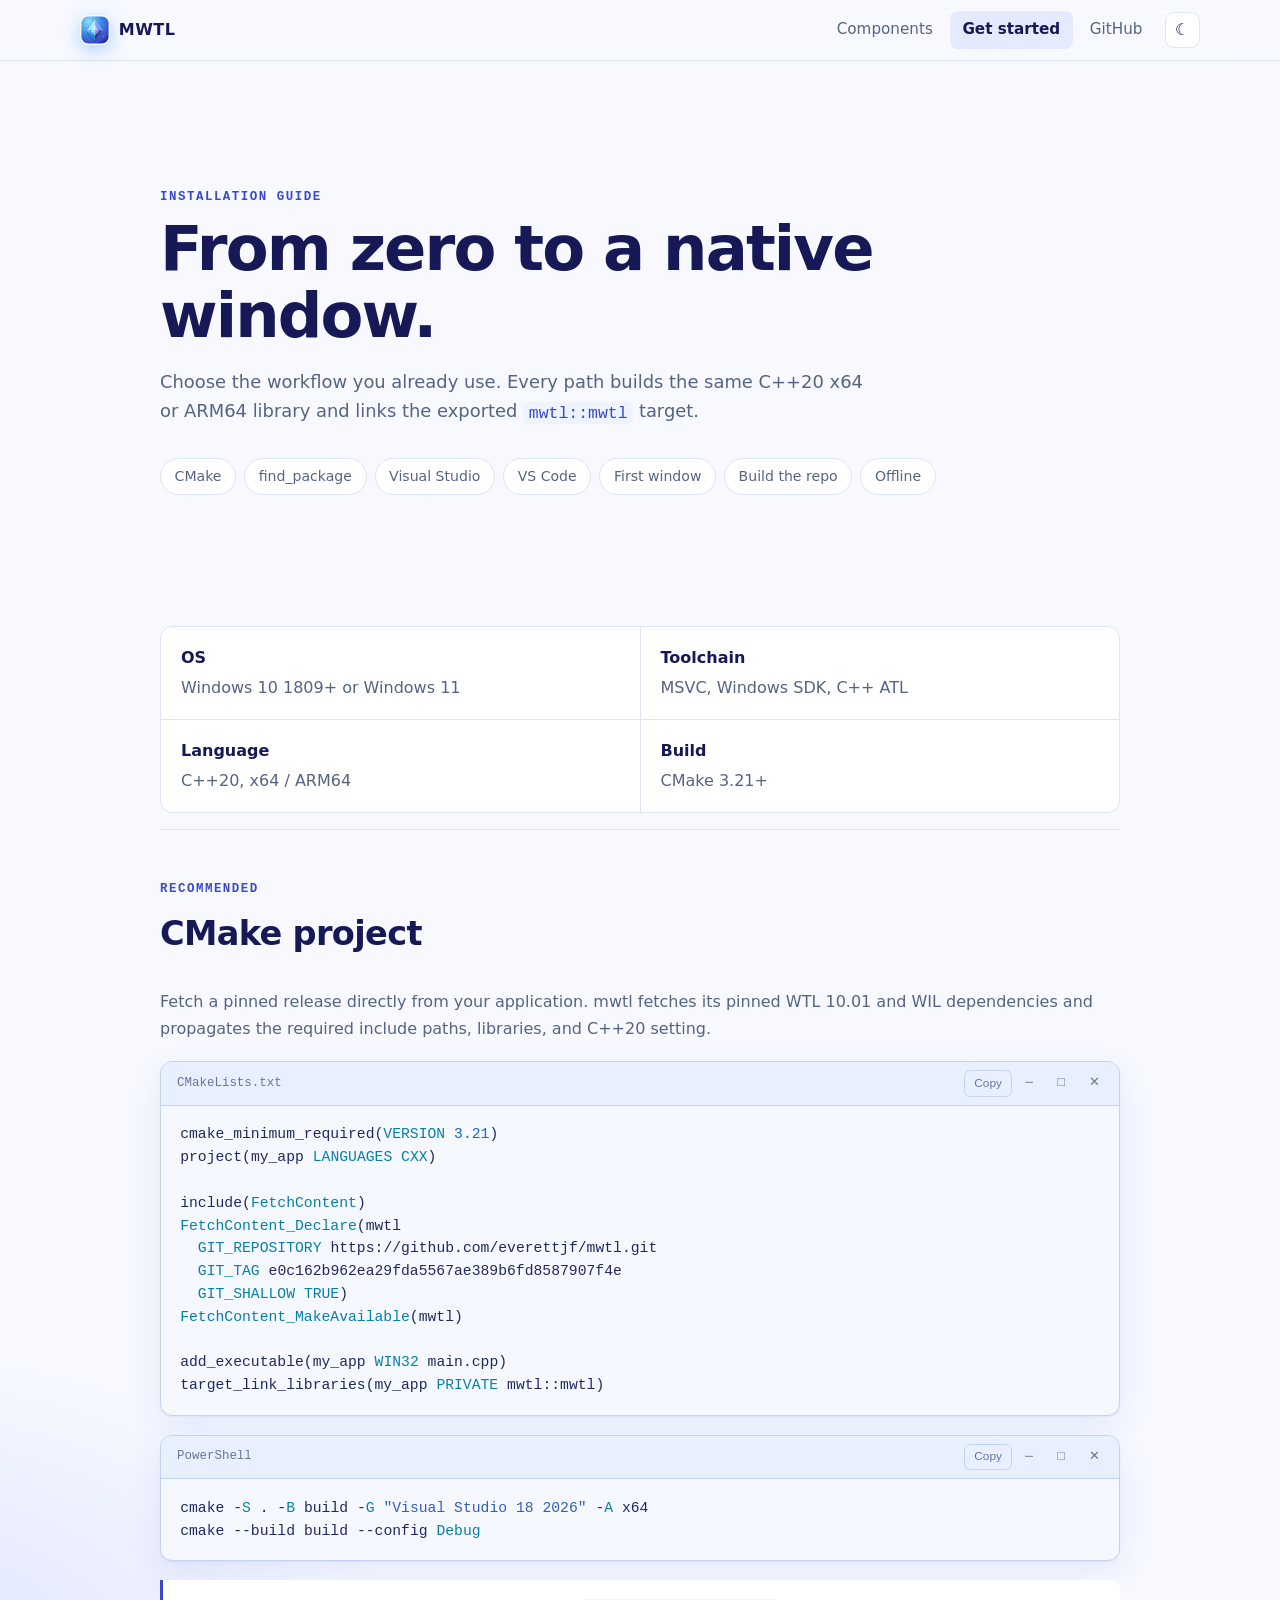
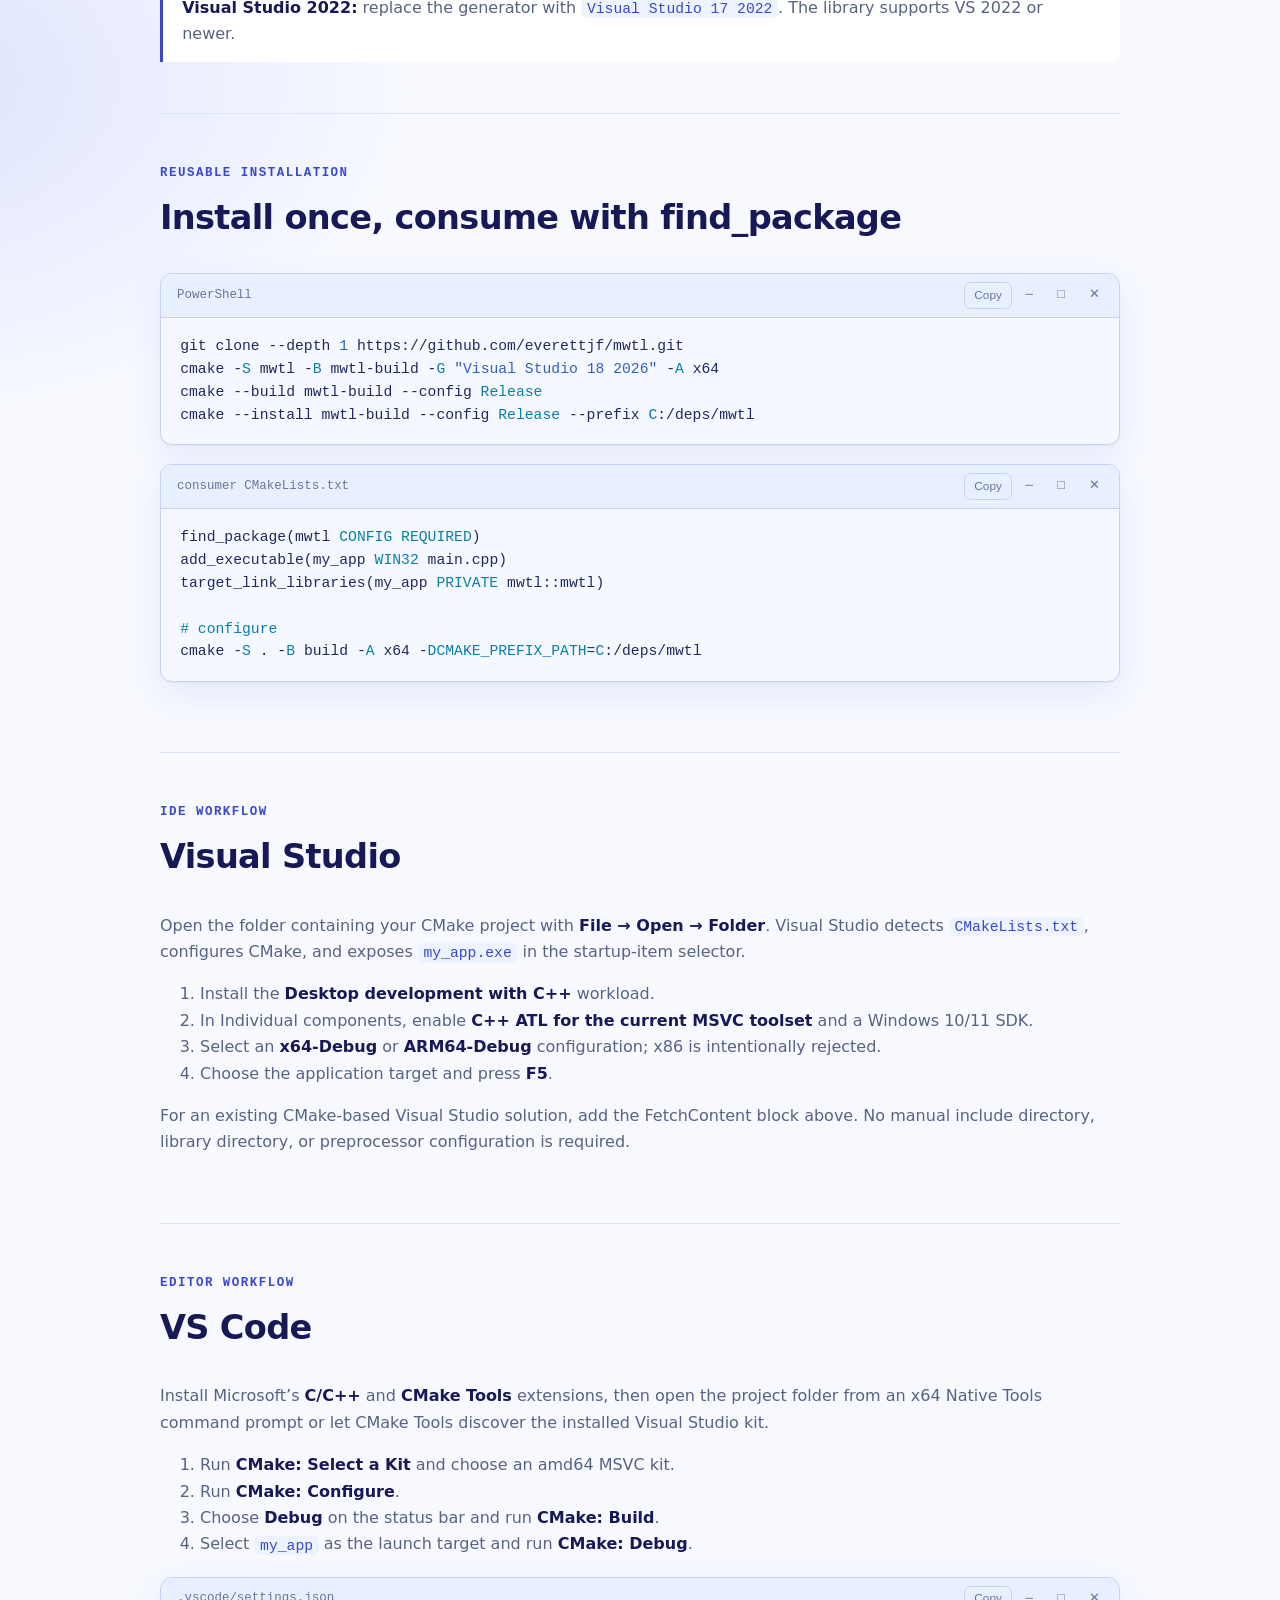
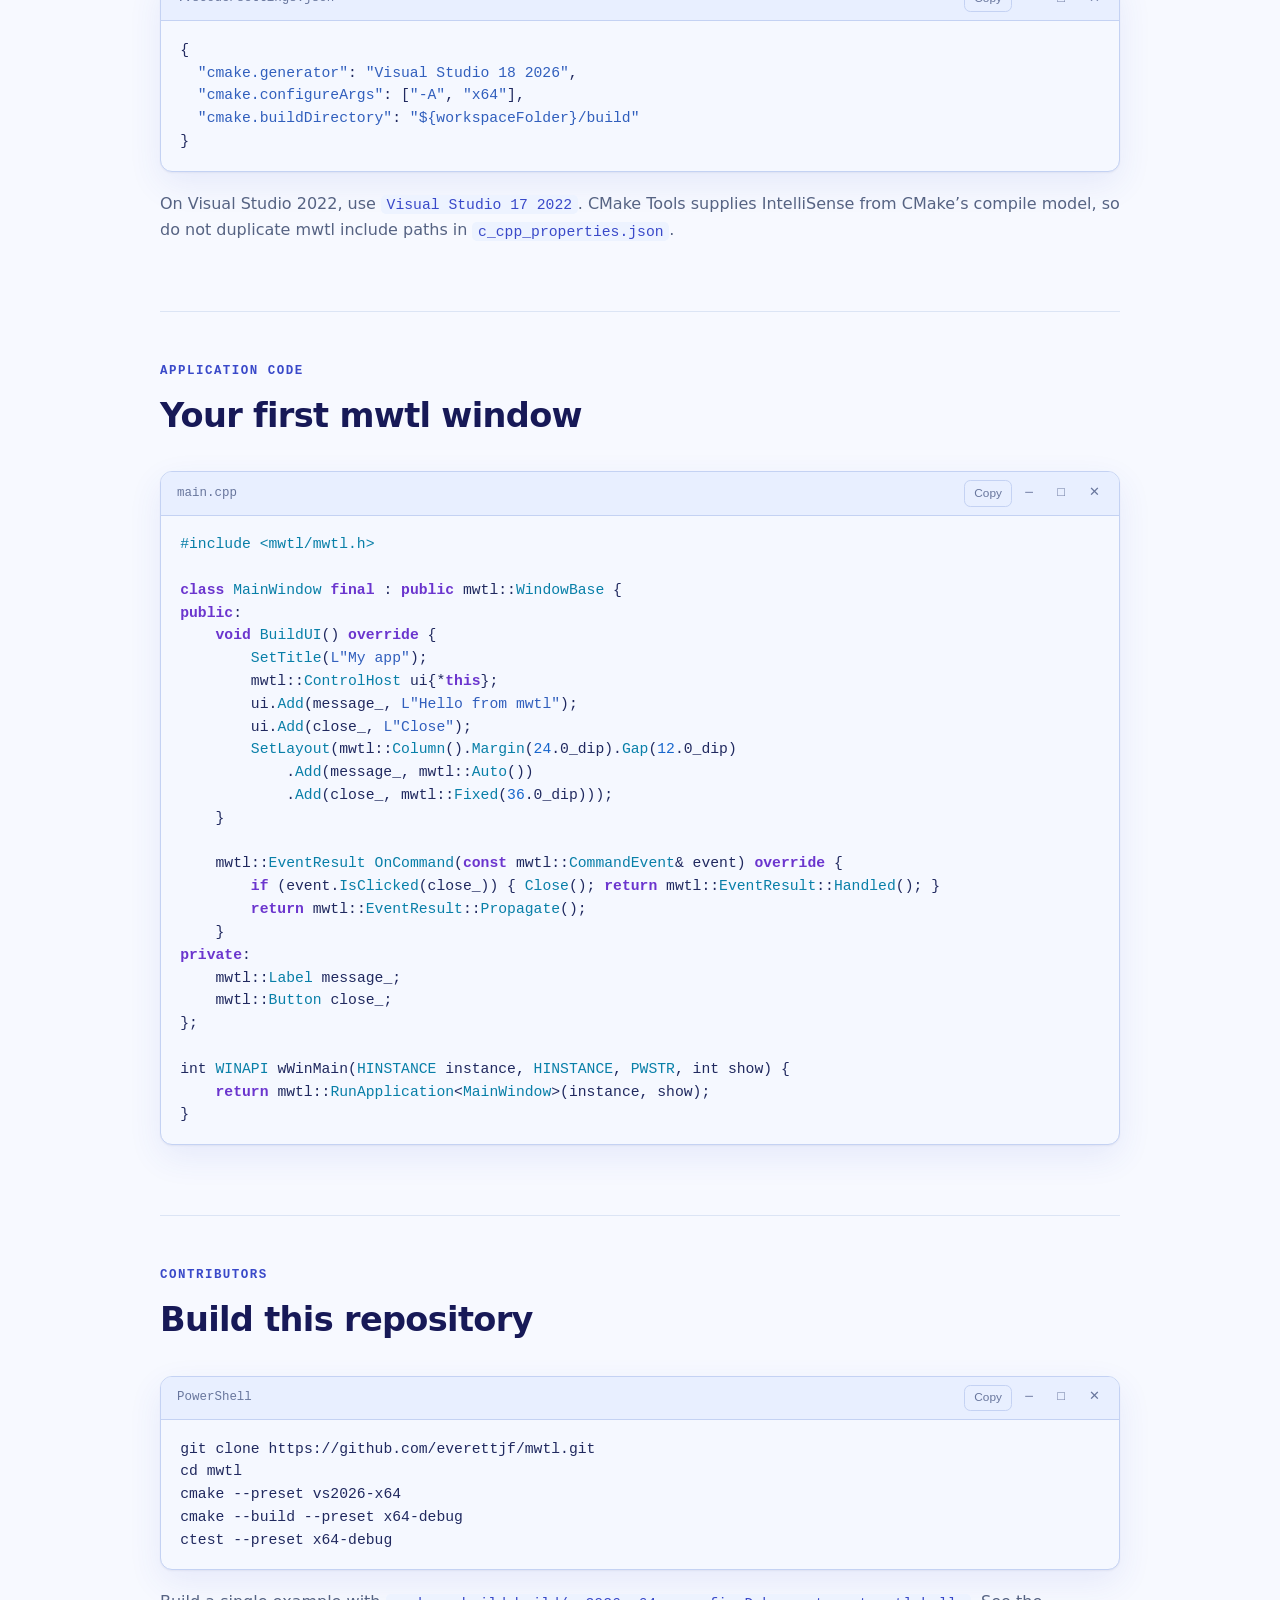
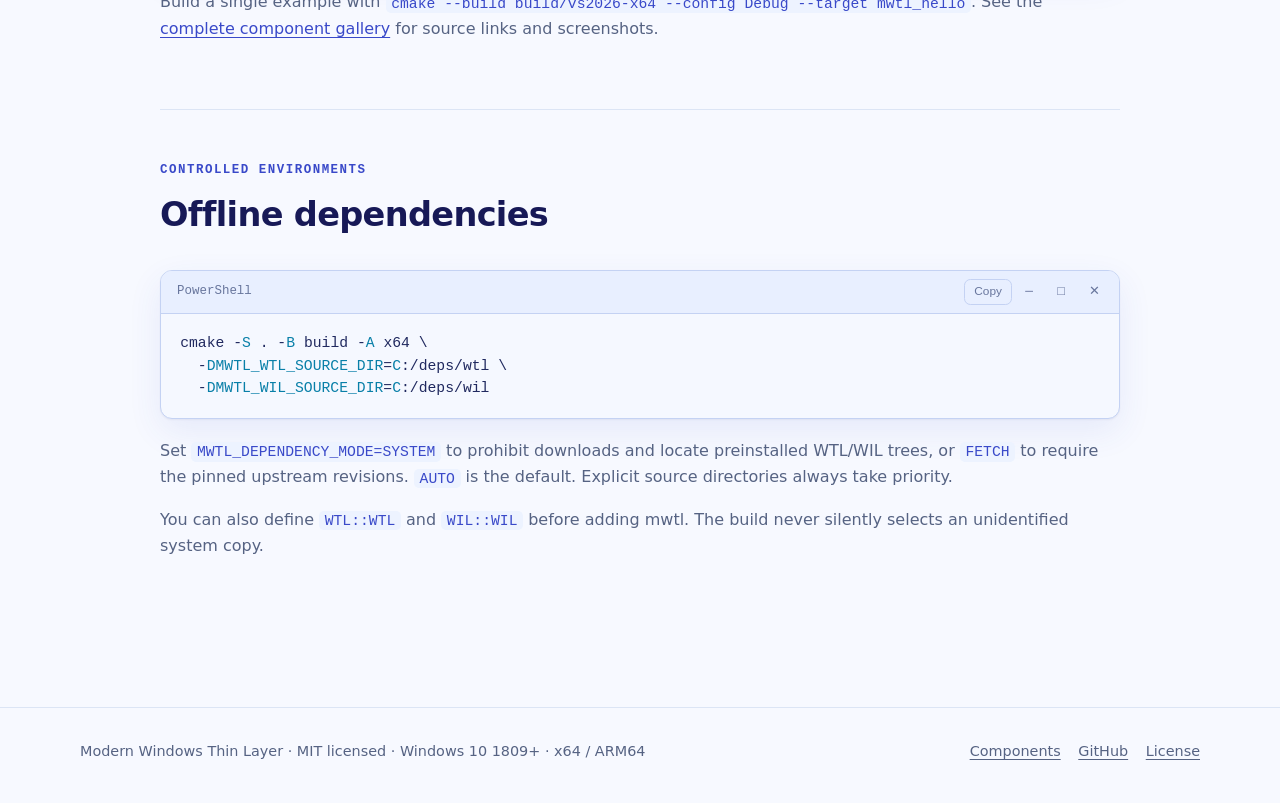
<file: site/building.html>
<!doctype html>
<html lang="en">
<head>
  <meta charset="utf-8">
  <meta name="viewport" content="width=device-width, initial-scale=1">
  <meta name="description" content="Install and use mwtl with CMake, Visual Studio, or VS Code on Windows x64 and ARM64.">
  <link rel="canonical" href="https://everettjf.github.io/mwtl/building.html">
  <title>Get started — mwtl</title>
  <meta name="theme-color" content="#f7f9ff">
  <link rel="icon" type="image/svg+xml" href="assets/mwtl-mark.svg">
  <link rel="stylesheet" href="styles.css?v=20260808k">
  <script>try{const t=localStorage.getItem("mwtl-theme");if(t)document.documentElement.dataset.theme=t}catch{}</script>
  <script defer src="assets/site.js?v=20260808k"></script>
</head>
<body>
  <a class="skip-link" href="#main">Skip to content</a>
  <header class="site-header">
    <div class="shell nav">
      <a class="brand" href="index.html" aria-label="MWTL — Modern Windows Thin Layer"><img src="assets/mwtl-mark.svg" alt=""><span>MWTL</span></a>
      <nav class="nav-links" aria-label="Main navigation">
        <a href="components/index.html">Components</a>
        <a class="active" href="building.html" aria-current="page">Get started</a>
        <a href="https://github.com/everettjf/mwtl">GitHub</a>
        <button class="theme-toggle" type="button" aria-label="Toggle color theme"></button>
      </nav>
    </div>
  </header>
  <main id="main" class="shell prose guide">
    <div class="hero">
      <div class="eyebrow">Installation guide</div>
      <h1>From zero to a native window.</h1>
      <p class="lede">Choose the workflow you already use. Every path builds the same C++20 x64 or ARM64 library and links the exported <code>mwtl::mwtl</code> target.</p>
      <nav class="page-toc" aria-label="On this page">
        <a href="#cmake">CMake</a>
        <a href="#installed-package">find_package</a>
        <a href="#visual-studio">Visual Studio</a>
        <a href="#vscode">VS Code</a>
        <a href="#first-window">First window</a>
        <a href="#repository">Build the repo</a>
        <a href="#offline">Offline</a>
      </nav>
    </div>

    <div class="requirements">
      <div><strong>OS</strong><span>Windows 10 1809+ or Windows 11</span></div>
      <div><strong>Toolchain</strong><span>MSVC, Windows SDK, C++ ATL</span></div>
      <div><strong>Language</strong><span>C++20, x64 / ARM64</span></div>
      <div><strong>Build</strong><span>CMake 3.21+</span></div>
    </div>

    <section id="cmake">
      <div class="eyebrow">Recommended</div><h2>CMake project</h2>
      <p>Fetch a pinned release directly from your application. mwtl fetches its pinned WTL 10.01 and WIL dependencies and propagates the required include paths, libraries, and C++20 setting.</p>
      <pre data-title="CMakeLists.txt"><code>cmake_minimum_required(VERSION 3.21)
project(my_app LANGUAGES CXX)

include(FetchContent)
FetchContent_Declare(mwtl
  GIT_REPOSITORY https://github.com/everettjf/mwtl.git
  GIT_TAG e0c162b962ea29fda5567ae389b6fd8587907f4e
  GIT_SHALLOW TRUE)
FetchContent_MakeAvailable(mwtl)

add_executable(my_app WIN32 main.cpp)
target_link_libraries(my_app PRIVATE mwtl::mwtl)</code></pre>
      <pre data-title="PowerShell"><code>cmake -S . -B build -G "Visual Studio 18 2026" -A x64
cmake --build build --config Debug</code></pre>
      <div class="callout"><strong>Visual Studio 2022:</strong> replace the generator with <code>Visual Studio 17 2022</code>. The library supports VS 2022 or newer.</div>
    </section>

    <section id="installed-package">
      <div class="eyebrow">Reusable installation</div><h2>Install once, consume with find_package</h2>
      <pre data-title="PowerShell"><code>git clone --depth 1 https://github.com/everettjf/mwtl.git
cmake -S mwtl -B mwtl-build -G "Visual Studio 18 2026" -A x64
cmake --build mwtl-build --config Release
cmake --install mwtl-build --config Release --prefix C:/deps/mwtl</code></pre>
      <pre data-title="consumer CMakeLists.txt"><code>find_package(mwtl CONFIG REQUIRED)
add_executable(my_app WIN32 main.cpp)
target_link_libraries(my_app PRIVATE mwtl::mwtl)

# configure
cmake -S . -B build -A x64 -DCMAKE_PREFIX_PATH=C:/deps/mwtl</code></pre>
    </section>

    <section id="visual-studio">
      <div class="eyebrow">IDE workflow</div><h2>Visual Studio</h2>
      <p>Open the folder containing your CMake project with <strong>File → Open → Folder</strong>. Visual Studio detects <code>CMakeLists.txt</code>, configures CMake, and exposes <code>my_app.exe</code> in the startup-item selector.</p>
      <ol>
        <li>Install the <strong>Desktop development with C++</strong> workload.</li>
        <li>In Individual components, enable <strong>C++ ATL for the current MSVC toolset</strong> and a Windows 10/11 SDK.</li>
        <li>Select an <strong>x64-Debug</strong> or <strong>ARM64-Debug</strong> configuration; x86 is intentionally rejected.</li>
        <li>Choose the application target and press <strong>F5</strong>.</li>
      </ol>
      <p>For an existing CMake-based Visual Studio solution, add the FetchContent block above. No manual include directory, library directory, or preprocessor configuration is required.</p>
    </section>

    <section id="vscode">
      <div class="eyebrow">Editor workflow</div><h2>VS Code</h2>
      <p>Install Microsoft’s <strong>C/C++</strong> and <strong>CMake Tools</strong> extensions, then open the project folder from an x64 Native Tools command prompt or let CMake Tools discover the installed Visual Studio kit.</p>
      <ol>
        <li>Run <strong>CMake: Select a Kit</strong> and choose an amd64 MSVC kit.</li>
        <li>Run <strong>CMake: Configure</strong>.</li>
        <li>Choose <strong>Debug</strong> on the status bar and run <strong>CMake: Build</strong>.</li>
        <li>Select <code>my_app</code> as the launch target and run <strong>CMake: Debug</strong>.</li>
      </ol>
      <pre data-title=".vscode/settings.json"><code>{
  "cmake.generator": "Visual Studio 18 2026",
  "cmake.configureArgs": ["-A", "x64"],
  "cmake.buildDirectory": "${workspaceFolder}/build"
}</code></pre>
      <p>On Visual Studio 2022, use <code>Visual Studio 17 2022</code>. CMake Tools supplies IntelliSense from CMake’s compile model, so do not duplicate mwtl include paths in <code>c_cpp_properties.json</code>.</p>
    </section>

    <section id="first-window">
      <div class="eyebrow">Application code</div><h2>Your first mwtl window</h2>
      <pre data-title="main.cpp"><code>#include &lt;mwtl/mwtl.h&gt;

class MainWindow final : public mwtl::WindowBase {
public:
    void BuildUI() override {
        SetTitle(L"My app");
        mwtl::ControlHost ui{*this};
        ui.Add(message_, L"Hello from mwtl");
        ui.Add(close_, L"Close");
        SetLayout(mwtl::Column().Margin(24.0_dip).Gap(12.0_dip)
            .Add(message_, mwtl::Auto())
            .Add(close_, mwtl::Fixed(36.0_dip)));
    }

    mwtl::EventResult OnCommand(const mwtl::CommandEvent&amp; event) override {
        if (event.IsClicked(close_)) { Close(); return mwtl::EventResult::Handled(); }
        return mwtl::EventResult::Propagate();
    }
private:
    mwtl::Label message_;
    mwtl::Button close_;
};

int WINAPI wWinMain(HINSTANCE instance, HINSTANCE, PWSTR, int show) {
    return mwtl::RunApplication&lt;MainWindow&gt;(instance, show);
}</code></pre>
    </section>

    <section id="repository">
      <div class="eyebrow">Contributors</div><h2>Build this repository</h2>
      <pre data-title="PowerShell"><code>git clone https://github.com/everettjf/mwtl.git
cd mwtl
cmake --preset vs2026-x64
cmake --build --preset x64-debug
ctest --preset x64-debug</code></pre>
      <p>Build a single example with <code>cmake --build build/vs2026-x64 --config Debug --target mwtl_hello</code>. See the <a href="components/index.html">complete component gallery</a> for source links and screenshots.</p>
    </section>

    <section id="offline">
      <div class="eyebrow">Controlled environments</div><h2>Offline dependencies</h2>
      <pre data-title="PowerShell"><code>cmake -S . -B build -A x64 \
  -DMWTL_WTL_SOURCE_DIR=C:/deps/wtl \
  -DMWTL_WIL_SOURCE_DIR=C:/deps/wil</code></pre>
      <p>Set <code>MWTL_DEPENDENCY_MODE=SYSTEM</code> to prohibit downloads and
      locate preinstalled WTL/WIL trees, or <code>FETCH</code> to require the
      pinned upstream revisions. <code>AUTO</code> is the default. Explicit
      source directories always take priority.</p>
      <p>You can also define <code>WTL::WTL</code> and <code>WIL::WIL</code> before adding mwtl. The build never silently selects an unidentified system copy.</p>
    </section>
  </main>
  <footer class="site-footer">
    <div class="shell footer">
      <span>Modern Windows Thin Layer · MIT licensed · Windows 10 1809+ · x64 / ARM64</span>
      <nav aria-label="Footer">
        <a href="components/index.html">Components</a>
        <a href="https://github.com/everettjf/mwtl">GitHub</a>
        <a href="https://github.com/everettjf/mwtl/blob/main/LICENSE">License</a>
      </nav>
    </div>
  </footer>
</body>
</html>
</file>
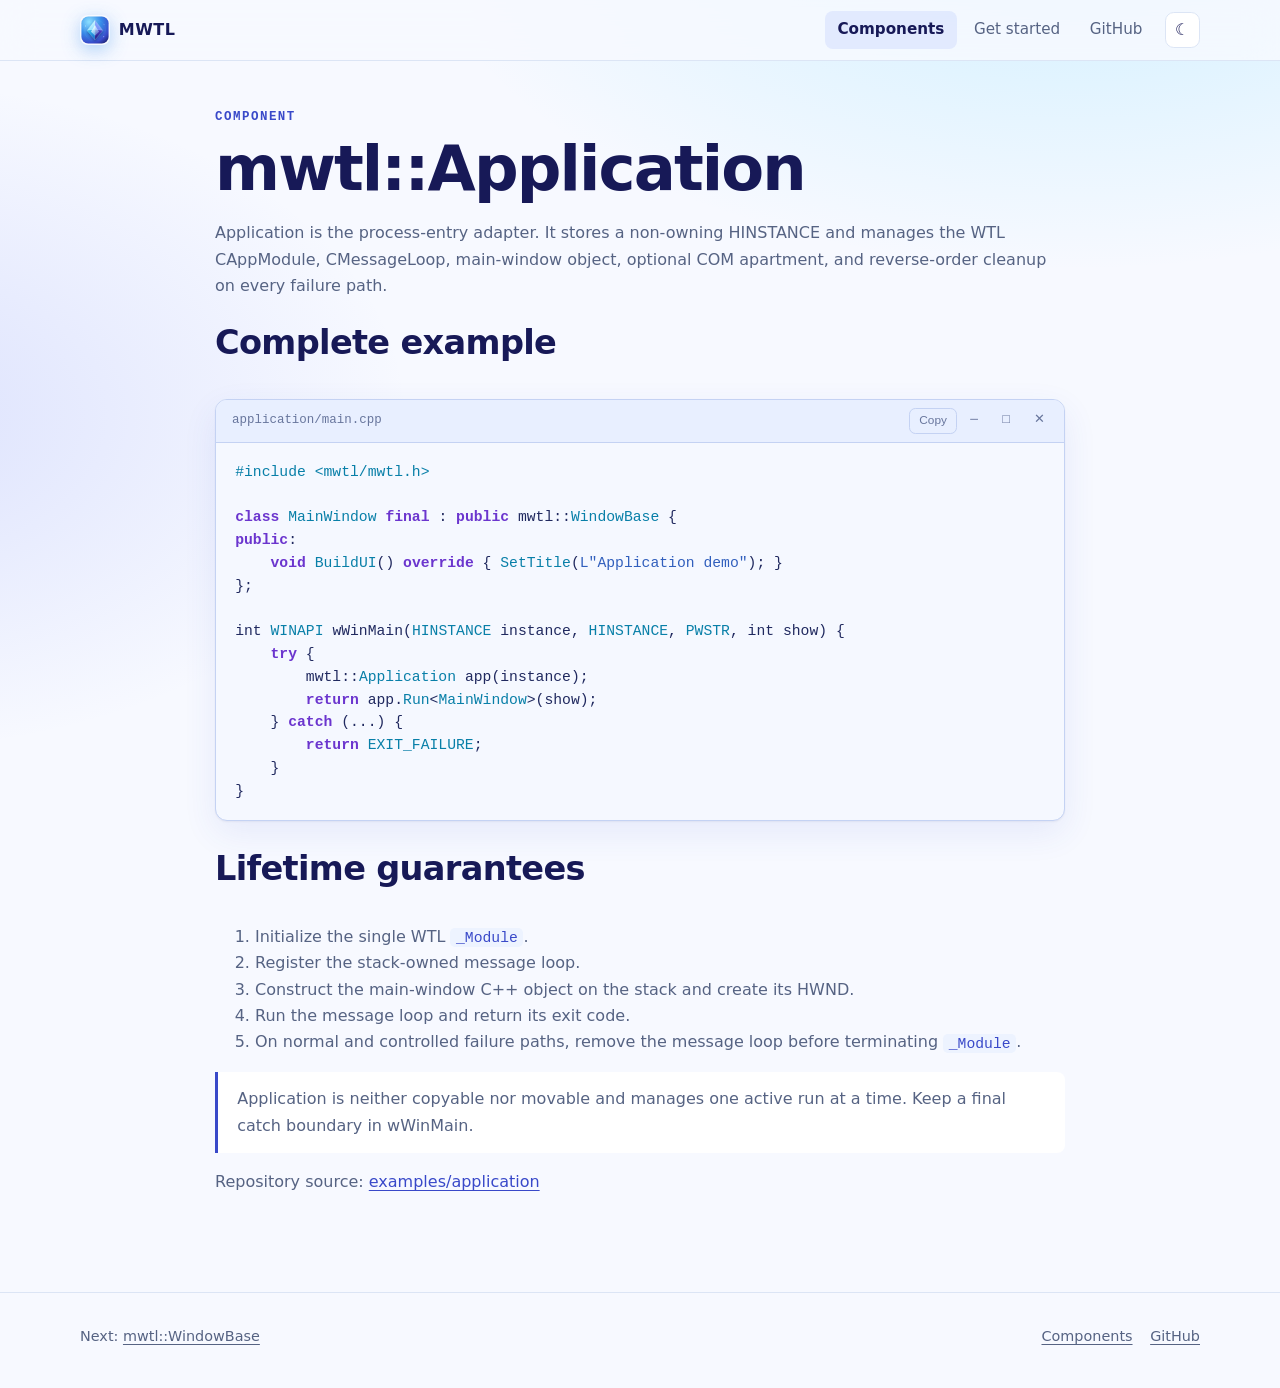
<file: site/components/application.html>
<!doctype html>
<html lang="en">
<head>
  <meta charset="utf-8">
  <meta name="viewport" content="width=device-width, initial-scale=1">
  <meta name="description" content="mwtl::Application manages the WTL module, message loop, main window, and cleanup on every failure path.">
  <link rel="canonical" href="https://everettjf.github.io/mwtl/components/application.html">
  <title>Application — mwtl</title>
  <meta name="theme-color" content="#f7f9ff">
  <link rel="icon" type="image/svg+xml" href="../assets/mwtl-mark.svg">
  <link rel="stylesheet" href="../styles.css?v=20260808k">
  <script>try{const t=localStorage.getItem("mwtl-theme");if(t)document.documentElement.dataset.theme=t}catch{}</script>
  <script defer src="../assets/site.js?v=20260808k"></script>
</head>
<body>
  <a class="skip-link" href="#main">Skip to content</a>
  <header class="site-header">
    <div class="shell nav">
      <a class="brand" href="../index.html" aria-label="MWTL — Modern Windows Thin Layer"><img src="../assets/mwtl-mark.svg" alt=""><span>MWTL</span></a>
      <nav class="nav-links" aria-label="Main navigation">
        <a class="active" href="index.html">Components</a>
        <a href="../building.html">Get started</a>
        <a href="https://github.com/everettjf/mwtl">GitHub</a>
        <button class="theme-toggle" type="button" aria-label="Toggle color theme"></button>
      </nav>
    </div>
  </header>
  <main id="main" class="shell prose">
    <div class="eyebrow">Component</div><h1>mwtl::Application</h1>
    <p>Application is the process-entry adapter. It stores a non-owning HINSTANCE and manages the WTL CAppModule, CMessageLoop, main-window object, optional COM apartment, and reverse-order cleanup on every failure path.</p>
    <h2>Complete example</h2>
    <pre data-title="application/main.cpp"><code>#include &lt;mwtl/mwtl.h&gt;

class MainWindow final : public mwtl::WindowBase {
public:
    void BuildUI() override { SetTitle(L"Application demo"); }
};

int WINAPI wWinMain(HINSTANCE instance, HINSTANCE, PWSTR, int show) {
    try {
        mwtl::Application app(instance);
        return app.Run&lt;MainWindow&gt;(show);
    } catch (...) {
        return EXIT_FAILURE;
    }
}</code></pre>
    <h2>Lifetime guarantees</h2>
    <ol><li>Initialize the single WTL <code>_Module</code>.</li><li>Register the stack-owned message loop.</li><li>Construct the main-window C++ object on the stack and create its HWND.</li><li>Run the message loop and return its exit code.</li><li>On normal and controlled failure paths, remove the message loop before terminating <code>_Module</code>.</li></ol>
    <div class="callout">Application is neither copyable nor movable and manages one active run at a time. Keep a final catch boundary in wWinMain.</div>
    <p>Repository source: <a href="https://github.com/everettjf/mwtl/tree/main/examples/application">examples/application</a></p>
  </main>
  <footer class="site-footer">
    <div class="shell footer">
      <span>Next: <a href="window.html">mwtl::WindowBase</a></span>
      <nav aria-label="Footer"><a href="index.html">Components</a><a href="https://github.com/everettjf/mwtl">GitHub</a></nav>
    </div>
  </footer>
</body>
</html>
</file>
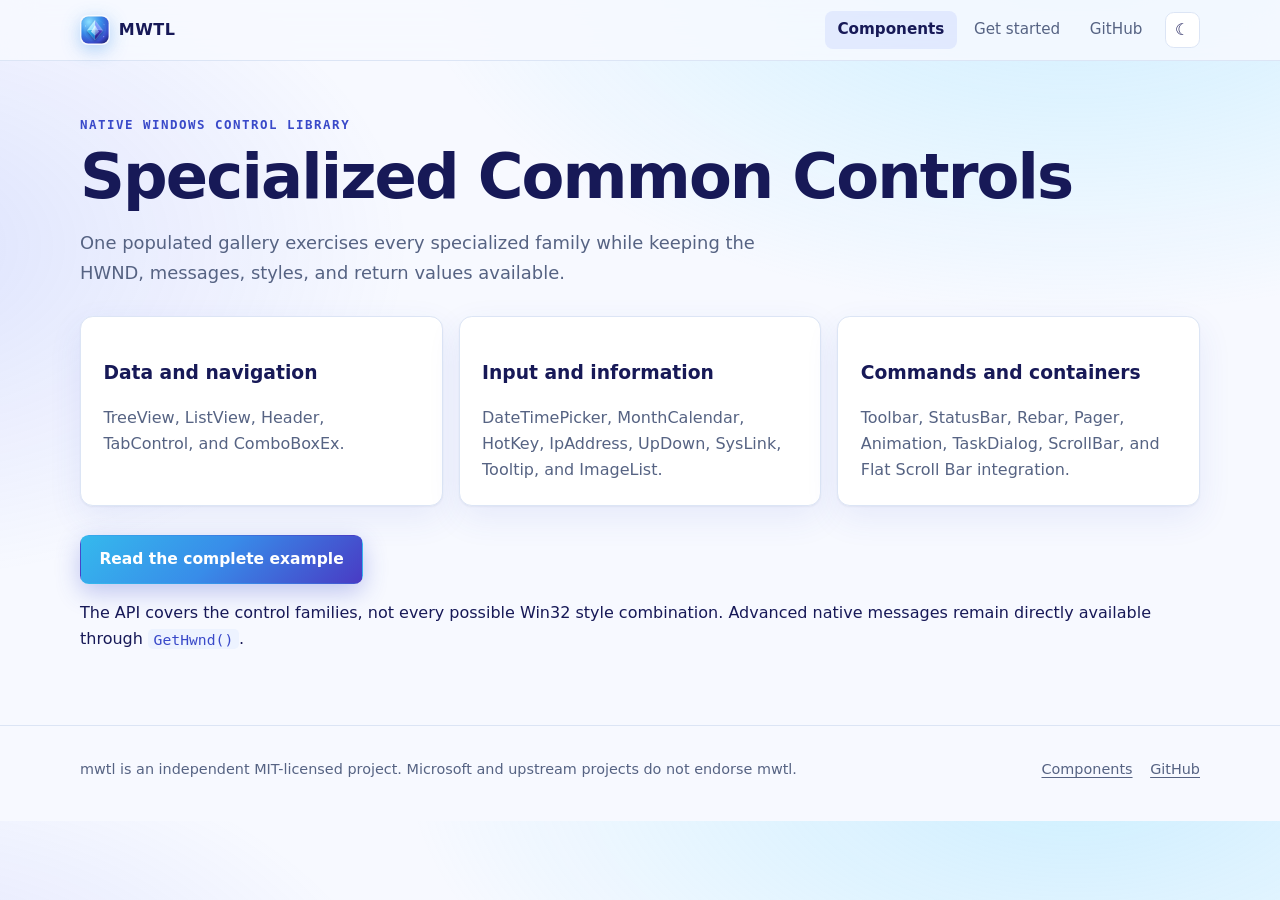
<file: site/components/common-controls.html>
<!doctype html>
<html lang="en">
<head>
  <meta charset="utf-8">
  <meta name="viewport" content="width=device-width, initial-scale=1">
  <meta name="description" content="The complete mwtl Windows Common Controls gallery.">
  <link rel="canonical" href="https://everettjf.github.io/mwtl/components/common-controls.html">
  <title>Windows Common Controls — mwtl</title>
  <meta name="theme-color" content="#f7f9ff">
  <link rel="icon" type="image/svg+xml" href="../assets/mwtl-mark.svg">
  <link rel="stylesheet" href="../styles.css?v=20260808k">
  <script>try{const t=localStorage.getItem("mwtl-theme");if(t)document.documentElement.dataset.theme=t}catch{}</script>
  <script defer src="../assets/site.js?v=20260808k"></script>
</head>
<body>
  <a class="skip-link" href="#main">Skip to content</a>
  <header class="site-header">
    <div class="shell nav">
      <a class="brand" href="../index.html" aria-label="MWTL — Modern Windows Thin Layer"><img src="../assets/mwtl-mark.svg" alt=""><span>MWTL</span></a>
      <nav class="nav-links" aria-label="Main navigation">
        <a class="active" href="index.html">Components</a>
        <a href="../building.html">Get started</a>
        <a href="https://github.com/everettjf/mwtl">GitHub</a>
        <button class="theme-toggle" type="button" aria-label="Toggle color theme"></button>
      </nav>
    </div>
  </header>
  <main id="main" class="shell section">
    <div class="eyebrow">Native Windows Control Library</div>
    <h1>Specialized Common Controls</h1>
    <p class="lede">One populated gallery exercises every specialized family while keeping the HWND, messages, styles, and return values available.</p>
    <div class="grid">
      <article class="card"><h3>Data and navigation</h3><p>TreeView, ListView, Header, TabControl, and ComboBoxEx.</p></article>
      <article class="card"><h3>Input and information</h3><p>DateTimePicker, MonthCalendar, HotKey, IpAddress, UpDown, SysLink, Tooltip, and ImageList.</p></article>
      <article class="card"><h3>Commands and containers</h3><p>Toolbar, StatusBar, Rebar, Pager, Animation, TaskDialog, ScrollBar, and Flat Scroll Bar integration.</p></article>
    </div>
    <p class="actions"><a class="button primary" href="https://github.com/everettjf/mwtl/blob/main/examples/common_controls/main.cpp">Read the complete example</a></p>
    <p>The API covers the control families, not every possible Win32 style combination. Advanced native messages remain directly available through <code>GetHwnd()</code>.</p>
  </main>
  <footer class="site-footer">
    <div class="shell footer">
      <span>mwtl is an independent MIT-licensed project. Microsoft and upstream projects do not endorse mwtl.</span>
      <nav aria-label="Footer"><a href="index.html">Components</a><a href="https://github.com/everettjf/mwtl">GitHub</a></nav>
    </div>
  </footer>
</body>
</html>
</file>
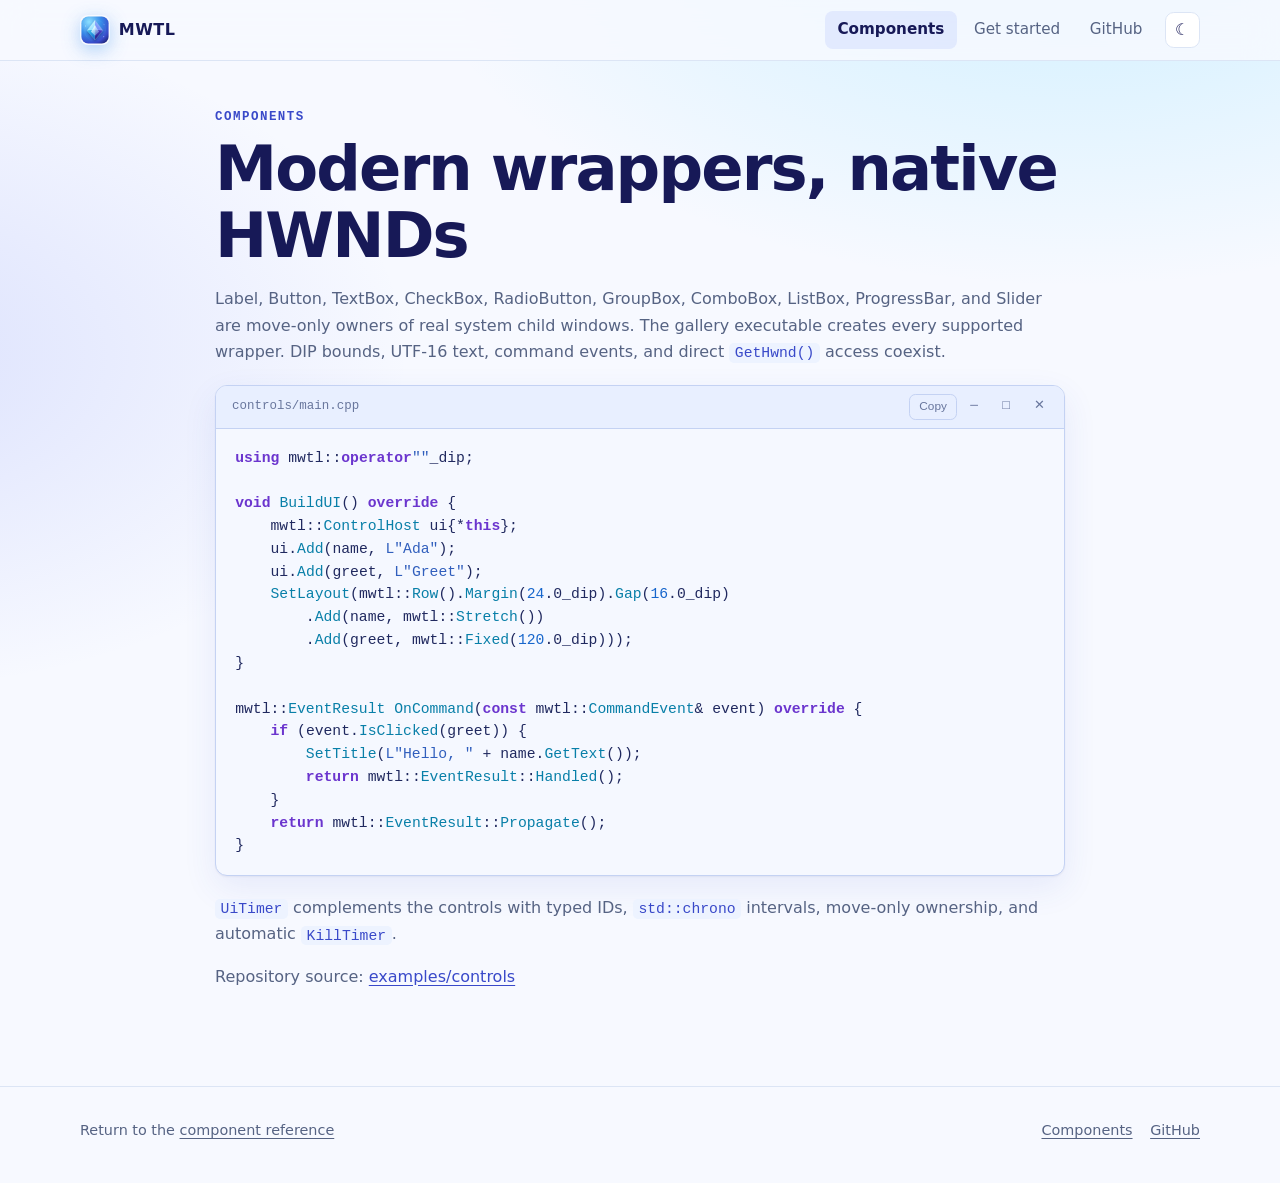
<file: site/components/controls.html>
<!doctype html>
<html lang="en">
<head>
  <meta charset="utf-8">
  <meta name="viewport" content="width=device-width, initial-scale=1">
  <meta name="description" content="mwtl basic controls: move-only owners of real system child windows with DIP bounds and command events.">
  <link rel="canonical" href="https://everettjf.github.io/mwtl/components/controls.html">
  <title>Native controls — mwtl</title>
  <meta name="theme-color" content="#f7f9ff">
  <link rel="icon" type="image/svg+xml" href="../assets/mwtl-mark.svg">
  <link rel="stylesheet" href="../styles.css?v=20260808k">
  <script>try{const t=localStorage.getItem("mwtl-theme");if(t)document.documentElement.dataset.theme=t}catch{}</script>
  <script defer src="../assets/site.js?v=20260808k"></script>
</head>
<body>
  <a class="skip-link" href="#main">Skip to content</a>
  <header class="site-header">
    <div class="shell nav">
      <a class="brand" href="../index.html" aria-label="MWTL — Modern Windows Thin Layer"><img src="../assets/mwtl-mark.svg" alt=""><span>MWTL</span></a>
      <nav class="nav-links" aria-label="Main navigation">
        <a class="active" href="index.html">Components</a>
        <a href="../building.html">Get started</a>
        <a href="https://github.com/everettjf/mwtl">GitHub</a>
        <button class="theme-toggle" type="button" aria-label="Toggle color theme"></button>
      </nav>
    </div>
  </header>
  <main id="main" class="shell prose">
    <div class="eyebrow">Components</div><h1>Modern wrappers, native HWNDs</h1>
    <p>Label, Button, TextBox, CheckBox, RadioButton, GroupBox, ComboBox, ListBox, ProgressBar, and Slider are move-only owners of real system child windows. The gallery executable creates every supported wrapper. DIP bounds, UTF-16 text, command events, and direct <code>GetHwnd()</code> access coexist.</p>
    <pre data-title="controls/main.cpp"><code>using mwtl::operator""_dip;

void BuildUI() override {
    mwtl::ControlHost ui{*this};
    ui.Add(name, L"Ada");
    ui.Add(greet, L"Greet");
    SetLayout(mwtl::Row().Margin(24.0_dip).Gap(16.0_dip)
        .Add(name, mwtl::Stretch())
        .Add(greet, mwtl::Fixed(120.0_dip)));
}

mwtl::EventResult OnCommand(const mwtl::CommandEvent&amp; event) override {
    if (event.IsClicked(greet)) {
        SetTitle(L"Hello, " + name.GetText());
        return mwtl::EventResult::Handled();
    }
    return mwtl::EventResult::Propagate();
}</code></pre>
    <p><code>UiTimer</code> complements the controls with typed IDs, <code>std::chrono</code> intervals, move-only ownership, and automatic <code>KillTimer</code>.</p>
    <p>Repository source: <a href="https://github.com/everettjf/mwtl/tree/main/examples/controls">examples/controls</a></p>
  </main>
  <footer class="site-footer">
    <div class="shell footer">
      <span>Return to the <a href="index.html">component reference</a></span>
      <nav aria-label="Footer"><a href="index.html">Components</a><a href="https://github.com/everettjf/mwtl">GitHub</a></nav>
    </div>
  </footer>
</body>
</html>
</file>
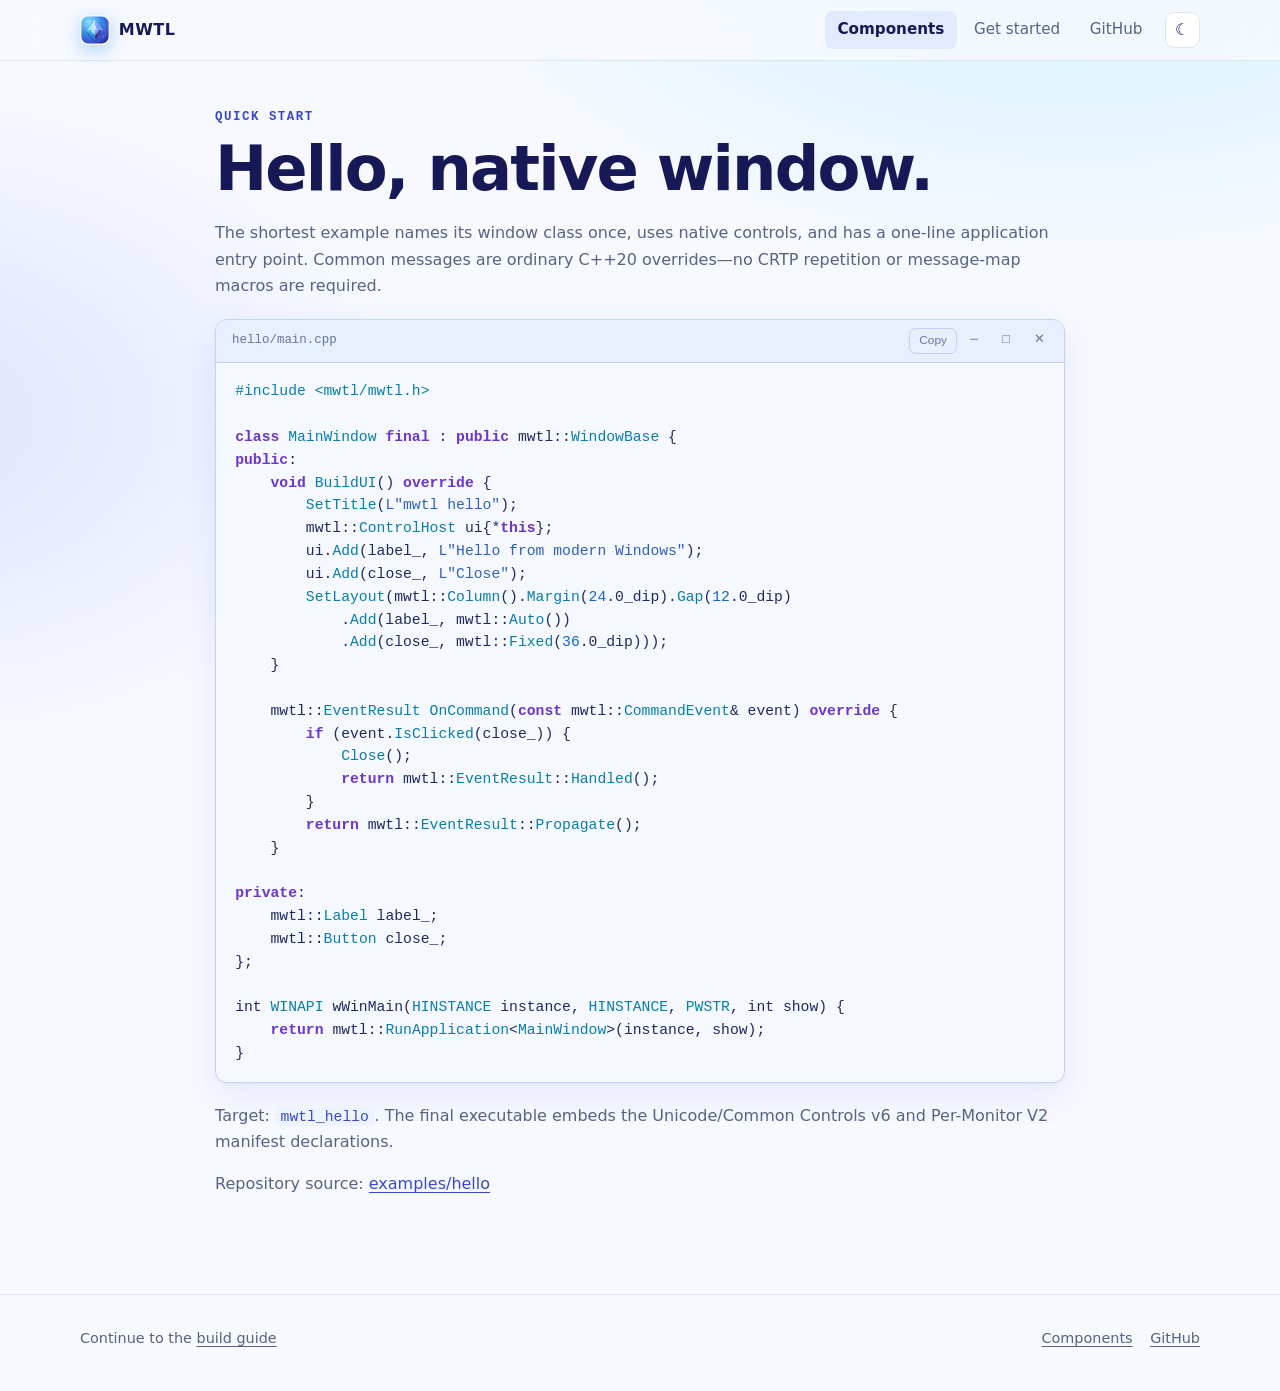
<file: site/components/hello.html>
<!doctype html>
<html lang="en">
<head>
  <meta charset="utf-8">
  <meta name="viewport" content="width=device-width, initial-scale=1">
  <meta name="description" content="The shortest complete mwtl application: one window class, native controls, and a one-line entry point.">
  <link rel="canonical" href="https://everettjf.github.io/mwtl/components/hello.html">
  <title>Hello — mwtl</title>
  <meta name="theme-color" content="#f7f9ff">
  <link rel="icon" type="image/svg+xml" href="../assets/mwtl-mark.svg">
  <link rel="stylesheet" href="../styles.css?v=20260808k">
  <script>try{const t=localStorage.getItem("mwtl-theme");if(t)document.documentElement.dataset.theme=t}catch{}</script>
  <script defer src="../assets/site.js?v=20260808k"></script>
</head>
<body>
  <a class="skip-link" href="#main">Skip to content</a>
  <header class="site-header">
    <div class="shell nav">
      <a class="brand" href="../index.html" aria-label="MWTL — Modern Windows Thin Layer"><img src="../assets/mwtl-mark.svg" alt=""><span>MWTL</span></a>
      <nav class="nav-links" aria-label="Main navigation">
        <a class="active" href="index.html">Components</a>
        <a href="../building.html">Get started</a>
        <a href="https://github.com/everettjf/mwtl">GitHub</a>
        <button class="theme-toggle" type="button" aria-label="Toggle color theme"></button>
      </nav>
    </div>
  </header>
  <main id="main" class="shell prose">
    <div class="eyebrow">Quick start</div><h1>Hello, native window.</h1>
    <p>The shortest example names its window class once, uses native controls, and has a one-line application entry point. Common messages are ordinary C++20 overrides—no CRTP repetition or message-map macros are required.</p>
    <pre data-title="hello/main.cpp"><code>#include &lt;mwtl/mwtl.h&gt;

class MainWindow final : public mwtl::WindowBase {
public:
    void BuildUI() override {
        SetTitle(L"mwtl hello");
        mwtl::ControlHost ui{*this};
        ui.Add(label_, L"Hello from modern Windows");
        ui.Add(close_, L"Close");
        SetLayout(mwtl::Column().Margin(24.0_dip).Gap(12.0_dip)
            .Add(label_, mwtl::Auto())
            .Add(close_, mwtl::Fixed(36.0_dip)));
    }

    mwtl::EventResult OnCommand(const mwtl::CommandEvent&amp; event) override {
        if (event.IsClicked(close_)) {
            Close();
            return mwtl::EventResult::Handled();
        }
        return mwtl::EventResult::Propagate();
    }

private:
    mwtl::Label label_;
    mwtl::Button close_;
};

int WINAPI wWinMain(HINSTANCE instance, HINSTANCE, PWSTR, int show) {
    return mwtl::RunApplication&lt;MainWindow&gt;(instance, show);
}</code></pre>
    <p>Target: <code>mwtl_hello</code>. The final executable embeds the Unicode/Common Controls v6 and Per-Monitor V2 manifest declarations.</p>
    <p>Repository source: <a href="https://github.com/everettjf/mwtl/tree/main/examples/hello">examples/hello</a></p>
  </main>
  <footer class="site-footer">
    <div class="shell footer">
      <span>Continue to the <a href="../building.html">build guide</a></span>
      <nav aria-label="Footer"><a href="index.html">Components</a><a href="https://github.com/everettjf/mwtl">GitHub</a></nav>
    </div>
  </footer>
</body>
</html>
</file>
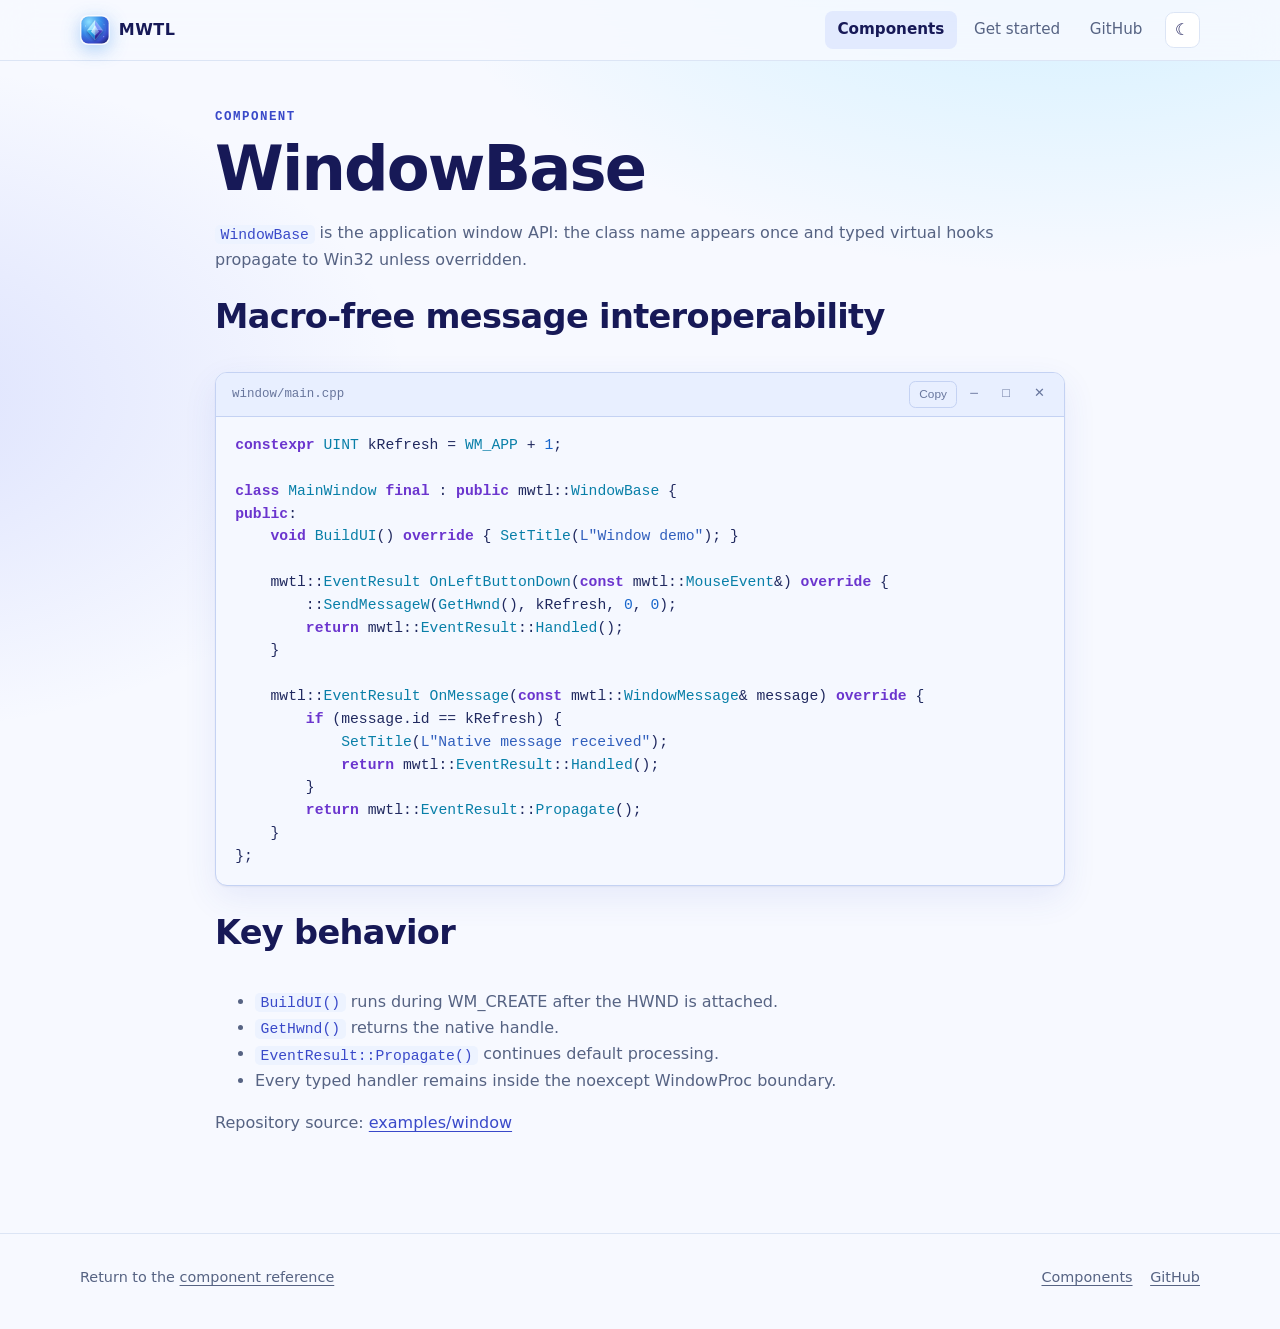
<file: site/components/window.html>
<!doctype html>
<html lang="en">
<head>
  <meta charset="utf-8">
  <meta name="viewport" content="width=device-width, initial-scale=1">
  <meta name="description" content="mwtl::WindowBase: typed virtual event hooks and macro-free native message interoperability.">
  <link rel="canonical" href="https://everettjf.github.io/mwtl/components/window.html">
  <title>Window — mwtl</title>
  <meta name="theme-color" content="#f7f9ff">
  <link rel="icon" type="image/svg+xml" href="../assets/mwtl-mark.svg">
  <link rel="stylesheet" href="../styles.css?v=20260808k">
  <script>try{const t=localStorage.getItem("mwtl-theme");if(t)document.documentElement.dataset.theme=t}catch{}</script>
  <script defer src="../assets/site.js?v=20260808k"></script>
</head>
<body>
  <a class="skip-link" href="#main">Skip to content</a>
  <header class="site-header">
    <div class="shell nav">
      <a class="brand" href="../index.html" aria-label="MWTL — Modern Windows Thin Layer"><img src="../assets/mwtl-mark.svg" alt=""><span>MWTL</span></a>
      <nav class="nav-links" aria-label="Main navigation">
        <a class="active" href="index.html">Components</a>
        <a href="../building.html">Get started</a>
        <a href="https://github.com/everettjf/mwtl">GitHub</a>
        <button class="theme-toggle" type="button" aria-label="Toggle color theme"></button>
      </nav>
    </div>
  </header>
  <main id="main" class="shell prose">
    <div class="eyebrow">Component</div><h1>WindowBase</h1>
    <p><code>WindowBase</code> is the application window API: the class name appears once and typed virtual hooks propagate to Win32 unless overridden.</p>
    <h2>Macro-free message interoperability</h2>
    <pre data-title="window/main.cpp"><code>constexpr UINT kRefresh = WM_APP + 1;

class MainWindow final : public mwtl::WindowBase {
public:
    void BuildUI() override { SetTitle(L"Window demo"); }

    mwtl::EventResult OnLeftButtonDown(const mwtl::MouseEvent&amp;) override {
        ::SendMessageW(GetHwnd(), kRefresh, 0, 0);
        return mwtl::EventResult::Handled();
    }

    mwtl::EventResult OnMessage(const mwtl::WindowMessage&amp; message) override {
        if (message.id == kRefresh) {
            SetTitle(L"Native message received");
            return mwtl::EventResult::Handled();
        }
        return mwtl::EventResult::Propagate();
    }
};</code></pre>
    <h2>Key behavior</h2>
    <ul><li><code>BuildUI()</code> runs during WM_CREATE after the HWND is attached.</li><li><code>GetHwnd()</code> returns the native handle.</li><li><code>EventResult::Propagate()</code> continues default processing.</li><li>Every typed handler remains inside the noexcept WindowProc boundary.</li></ul>
    <p>Repository source: <a href="https://github.com/everettjf/mwtl/tree/main/examples/window">examples/window</a></p>
  </main>
  <footer class="site-footer">
    <div class="shell footer">
      <span>Return to the <a href="index.html">component reference</a></span>
      <nav aria-label="Footer"><a href="index.html">Components</a><a href="https://github.com/everettjf/mwtl">GitHub</a></nav>
    </div>
  </footer>
</body>
</html>
</file>
<file: site/styles.css>
/* mwtl site — Fluent-inspired design derived from the project mark:
   luminous cyan, Windows blue, and electric violet on a clean neutral base.
   The site is light by default; its dark counterpart is available through
   the header toggle (data-theme="dark" on <html>, persisted by site.js). */

:root {
  color-scheme: light;
  --bg: #f7f9ff;
  --glow-a: rgba(113, 217, 255, .32);
  --glow-b: rgba(98, 120, 245, .18);
  --surface: #ffffff;
  --surface-2: #edf3ff;
  --text: #171957;
  --muted: #566383;
  --line: #dce5f5;
  --line-strong: #bcccf0;
  --accent: #3949c9;
  --accent-soft: rgba(98, 120, 245, .12);
  --chip-line: #bfd5fa;
  --chip-bg: #eef6ff;
  --card-shadow: 0 1px 2px rgba(23, 25, 87, .05), 0 12px 34px rgba(57, 73, 201, .09);
  --card-shadow-hover: 0 3px 7px rgba(23, 25, 87, .08), 0 20px 48px rgba(57, 73, 201, .17);
  --header-bg: rgba(247, 249, 255, .84);
  --code-bg: #f5f8ff;
  --code-bg-2: #e8efff;
  --code-line: #c4d2f3;
  --code-text: #20295f;
  --code-muted: #68769d;
}

:root[data-theme="dark"] {
  color-scheme: dark;
  --bg: #000000;
  --glow-a: transparent;
  --glow-b: transparent;
  --surface: #0a0a0a;
  --surface-2: #151515;
  --text: #f5f5f5;
  --muted: #a3a3a3;
  --line: #272727;
  --line-strong: #454545;
  --accent: #8be0ff;
  --accent-soft: rgba(255, 255, 255, .07);
  --chip-line: #3f3f3f;
  --chip-bg: #151515;
  --card-shadow: 0 1px 2px rgba(0, 0, 0, .7), 0 14px 38px rgba(0, 0, 0, .55);
  --card-shadow-hover: 0 3px 7px rgba(0, 0, 0, .75), 0 22px 52px rgba(0, 0, 0, .7);
  --header-bg: rgba(0, 0, 0, .86);
  --code-bg: #080808;
  --code-bg-2: #121212;
  --code-line: #303030;
  --code-text: #f1f1f1;
  --code-muted: #a1a1a1;
}

* { box-sizing: border-box; }
html { scroll-behavior: smooth; }

body {
  margin: 0;
  background:
    radial-gradient(60rem 34rem at 84% -8%, var(--glow-a), transparent 70%),
    radial-gradient(48rem 30rem at -10% 30%, var(--glow-b), transparent 70%),
    var(--bg);
  color: var(--text);
  font-family: "Segoe UI Variable Text", "Segoe UI", system-ui, -apple-system, "Helvetica Neue", Arial, sans-serif;
  line-height: 1.65;
  -webkit-font-smoothing: antialiased;
}

h1, h2, h3 { font-family: "Segoe UI Variable Display", "Segoe UI", system-ui, sans-serif; }
code, pre, kbd { font-family: "Cascadia Code", "Cascadia Mono", Consolas, "SFMono-Regular", Menlo, monospace; }

a { color: var(--accent); text-underline-offset: .18em; }
a:hover { text-decoration-thickness: 2px; }

::selection { background: rgba(98, 120, 245, .28); }
:focus-visible { outline: 2px solid var(--accent); outline-offset: 2px; border-radius: 4px; }

.skip-link {
  position: absolute; top: -3rem; left: 1rem; z-index: 100;
  padding: .5rem .9rem; border-radius: .5rem;
  background: var(--accent); color: #fff; text-decoration: none;
  transition: top .15s ease;
}
.skip-link:focus-visible { top: .6rem; }

.shell { width: min(1120px, calc(100% - 2.5rem)); margin: 0 auto; }

/* ---------- Header ---------- */
.site-header {
  position: sticky; top: 0; z-index: 40;
  border-bottom: 1px solid var(--line);
  background: var(--header-bg);
  backdrop-filter: blur(16px);
  -webkit-backdrop-filter: blur(16px);
}
.nav { display: flex; align-items: center; justify-content: space-between; gap: 1rem; min-height: 3.75rem; }
.brand { display: inline-flex; align-items: center; gap: .55rem; color: var(--text); text-decoration: none; font-weight: 700; letter-spacing: .03em; }
.brand img { width: 30px; height: 30px; border-radius: 8px; box-shadow: 0 5px 18px rgba(56, 140, 233, .38); }
.nav-links { display: flex; align-items: center; gap: .25rem; }
.nav-links a {
  padding: .42rem .8rem; border-radius: .5rem;
  color: var(--muted); text-decoration: none; font-size: .95rem;
}
.nav-links a:hover { color: var(--text); background: var(--accent-soft); }
.nav-links a.active { color: var(--text); font-weight: 600; background: var(--accent-soft); }

.theme-toggle {
  display: inline-flex; align-items: center; justify-content: center;
  width: 2.2rem; height: 2.2rem; margin-left: .35rem;
  border: 1px solid var(--line); border-radius: .55rem;
  background: var(--surface); color: var(--text);
  font-size: 1rem; line-height: 1; cursor: pointer;
}
.theme-toggle:hover { border-color: var(--line-strong); background: var(--surface-2); }
.theme-toggle::before { content: "☾"; }
:root[data-theme="dark"] .theme-toggle::before { content: "☀"; }

/* ---------- Type ---------- */
.eyebrow {
  color: var(--accent);
  font: 600 .78rem/1.3 "Cascadia Code", Consolas, monospace;
  letter-spacing: .12em; text-transform: uppercase;
}
h1 { margin: .7rem 0 1.1rem; font-size: clamp(2.3rem, 5.4vw, 3.9rem); font-weight: 650; line-height: 1.06; letter-spacing: -.03em; }
h2 { margin-top: 0; font-size: clamp(1.5rem, 3.4vw, 2.1rem); font-weight: 650; letter-spacing: -.02em; }
h3 { margin-bottom: .35rem; font-weight: 650; }
.lede { max-width: 44rem; color: var(--muted); font-size: 1.12rem; }

/* ---------- Buttons ---------- */
.actions { display: flex; flex-wrap: wrap; gap: .7rem; margin-top: 1.8rem; }
.button {
  display: inline-flex; align-items: center; gap: .45rem;
  padding: .66rem 1.15rem; border: 1px solid var(--line-strong); border-radius: .55rem;
  color: var(--text); text-decoration: none; font-weight: 600; font-size: .97rem;
  background: var(--surface);
  transition: background .12s ease, border-color .12s ease, transform .12s ease;
}
.button:hover { background: var(--surface-2); }
.button.primary {
  border-color: transparent; color: #fff;
  background: linear-gradient(135deg, #35b9ed, #388ce9 48%, #493bc4);
  box-shadow: 0 8px 24px rgba(57, 73, 201, .30);
}
.button.primary:hover { filter: brightness(1.07); background: linear-gradient(135deg, #35b9ed, #388ce9 48%, #493bc4); }
.button:active { transform: translateY(1px); }

/* ---------- Hero ---------- */
.hero { padding: 5rem 0 3.5rem; }
.home-hero {
  display: grid; grid-template-columns: minmax(0, .88fr) minmax(0, 1.12fr);
  gap: 2.25rem; align-items: center; padding: 4.5rem 0 3.5rem;
}
.home-hero h1 { font-size: clamp(2.5rem, 5.6vw, 4.2rem); }
.hero-demo { min-width: 0; margin: 0; }
.hero-demo pre {
  overflow-x: hidden;
  white-space: pre-wrap;
  overflow-wrap: anywhere;
  font-size: clamp(.75rem, 1.05vw, .9rem);
}
.hero-demo figcaption, .demo-caption { margin-top: .6rem; color: var(--muted); font-size: .85rem; text-align: center; }

.stat-strip {
  display: grid; grid-template-columns: repeat(4, 1fr); gap: 1px;
  margin: 0 auto 1rem; overflow: hidden;
  border: 1px solid var(--line); border-radius: .8rem; background: var(--line);
}
.stat-strip div { display: grid; gap: .1rem; padding: 1rem 1.25rem; background: var(--surface); }
.stat-strip strong { font-size: 1.35rem; font-weight: 650; letter-spacing: -.02em; color: var(--accent); }
.stat-strip span { color: var(--muted); font-size: .86rem; }

/* ---------- Cards ---------- */
.section { padding: 3.5rem 0; }
.section > .lede { margin-bottom: .5rem; }
.grid { display: grid; grid-template-columns: repeat(auto-fit, minmax(280px, 1fr)); gap: 1rem; margin-top: 1.8rem; }
.card {
  padding: 1.35rem 1.4rem; border: 1px solid var(--line); border-radius: .8rem;
  background: var(--surface); box-shadow: var(--card-shadow);
}
.card p { margin-bottom: 0; color: var(--muted); }
.tag {
  display: inline-block; margin-bottom: .35rem; padding: .13rem .55rem;
  border: 1px solid var(--chip-line); border-radius: 99px;
  color: var(--accent); background: var(--chip-bg); font-size: .77rem; font-weight: 600;
}

/* ---------- Code: Windows-window chrome ---------- */
pre {
  overflow-x: auto; padding: 1.1rem 1.2rem;
  border: 1px solid var(--code-line); border-radius: .7rem;
  background: linear-gradient(150deg, var(--code-bg), var(--code-bg-2));
  color: var(--code-text); font-size: .92rem; line-height: 1.55;
  tab-size: 4;
}
code:not(pre code) {
  padding: .1rem .35rem; border-radius: .3rem;
  background: var(--surface-2); color: var(--accent); font-size: .92em;
  overflow-wrap: anywhere;
}

.window {
  margin: 1.2rem 0; overflow: hidden;
  border: 1px solid var(--code-line); border-radius: .75rem;
  background: var(--code-bg);
  box-shadow: var(--card-shadow);
}
.window-bar {
  display: flex; align-items: center; gap: .8rem;
  padding: .5rem .65rem .5rem 1rem;
  border-bottom: 1px solid var(--code-line);
  background: var(--code-bg-2);
}
.window-title {
  flex: 1; min-width: 0; overflow: hidden; text-overflow: ellipsis; white-space: nowrap;
  color: var(--code-muted); font: 500 .78rem/1.4 "Cascadia Code", Consolas, monospace;
}
.window-glyphs {
  color: var(--code-muted); font: .8rem/1 "Segoe UI Symbol", "Cascadia Code", monospace;
  letter-spacing: .65em; user-select: none; white-space: nowrap;
}
.window pre { margin: 0; border: 0; border-radius: 0; background: transparent; }

.copy-btn {
  padding: .28rem .6rem; border: 1px solid var(--code-line); border-radius: .4rem;
  background: transparent; color: var(--code-muted);
  font: 500 .74rem/1.3 "Segoe UI Variable Text", "Segoe UI", sans-serif; cursor: pointer;
  transition: color .12s ease, border-color .12s ease;
}
.copy-btn:hover { color: var(--code-text); border-color: var(--code-muted); }
.copy-btn.copied { color: #15803d; border-color: #4ade80; }
:root[data-theme="dark"] .copy-btn.copied { color: #86efac; border-color: #4ade80; }

/* Syntax colors follow the cyan, blue, and violet facets in the mark. */
.syntax-keyword { color: #6b35ce; font-weight: 600; }
.syntax-type { color: #087fa8; }
.syntax-string { color: #315fbd; }
.syntax-number { color: #1766cc; }
.syntax-comment { color: #7a86a6; font-style: italic; }
.syntax-preprocessor { color: #087fa8; }

:root[data-theme="dark"] .syntax-keyword { color: #c7a7ff; }
:root[data-theme="dark"] .syntax-type { color: #71d9ff; }
:root[data-theme="dark"] .syntax-string { color: #a6c7ff; }
:root[data-theme="dark"] .syntax-number { color: #8be0ff; }
:root[data-theme="dark"] .syntax-comment { color: #8797c2; }
:root[data-theme="dark"] .syntax-preprocessor { color: #77ddff; }

/* ---------- Content blocks ---------- */
.prose { max-width: 850px; padding: 3rem 0 5rem; }
.prose p, .prose li { color: var(--muted); }
.prose strong { color: var(--text); }
.callout {
  padding: .9rem 1.2rem; border-left: 3px solid var(--accent); border-radius: 0 .5rem .5rem 0;
  background: var(--surface); color: var(--muted);
}
.callout strong { color: var(--text); }

.quick-code {
  display: grid; grid-template-columns: minmax(220px, .68fr) minmax(0, 1.32fr);
  gap: 3rem; align-items: center; padding: 2.8rem 0; border-top: 1px solid var(--line);
}
.quick-code p { color: var(--muted); }
.quick-code .window { margin: 0; }

.home-strip {
  display: grid; grid-template-columns: repeat(3, 1fr); gap: 1px;
  margin: 3rem auto 5rem; overflow: hidden;
  border: 1px solid var(--line); border-radius: .8rem; background: var(--line);
}
.home-strip div { display: grid; gap: .25rem; padding: 1.25rem; background: var(--surface); }
.home-strip span { color: var(--muted); font-size: .9rem; }

.cta-band {
  display: flex; flex-wrap: wrap; align-items: center; justify-content: space-between; gap: 1.2rem;
  margin: 3.5rem auto; padding: 2rem 2.2rem;
  border: 1px solid var(--line); border-radius: 1rem;
  background: linear-gradient(135deg, var(--surface), var(--surface-2));
  box-shadow: var(--card-shadow);
}
.cta-band h2 { margin: 0 0 .2rem; }
.cta-band p { margin: 0; color: var(--muted); }
.cta-band .actions { margin: 0; }

/* ---------- Example catalog ---------- */
.example-catalog {
  display: grid; grid-template-columns: repeat(auto-fill, minmax(230px, 1fr));
  gap: 1rem; margin-top: 2rem;
}
.example-card {
  display: grid; grid-template-rows: auto auto 1fr; overflow: hidden;
  border: 1px solid var(--line); border-radius: .8rem;
  color: var(--text); text-decoration: none; background: var(--surface);
  box-shadow: var(--card-shadow);
  transition: transform .16s ease, box-shadow .16s ease, border-color .16s ease;
}
.example-card:hover { transform: translateY(-3px); border-color: var(--line-strong); box-shadow: var(--card-shadow-hover); }
.example-card img {
  width: 100%; height: 148px; object-fit: cover; object-position: top left;
  border-bottom: 1px solid var(--line); background: #fff;
}
.example-card strong { padding: .85rem 1rem 0; font-weight: 650; }
.example-card span { padding: .2rem 1rem 1rem; color: var(--muted); font-size: .84rem; }
.catalog-more { margin: 1.4rem 0 0; text-align: center; }
.catalog-more a { font-weight: 600; }

.example-viewer {
  width: min(1120px, calc(100vw - 2rem)); max-width: none; max-height: calc(100vh - 2rem);
  padding: 0; overflow: hidden; border: 1px solid var(--line-strong); border-radius: 1rem;
  color: var(--text); background: var(--surface); box-shadow: 0 30px 90px rgba(23, 25, 87, .28);
}
.example-viewer::backdrop { background: rgba(0, 0, 0, .72); backdrop-filter: blur(8px); }
.example-viewer-frame { display: grid; grid-template-rows: auto minmax(0, 1fr) auto; max-height: calc(100vh - 2rem); }
.example-viewer-bar, .example-viewer-actions {
  display: flex; align-items: center; justify-content: space-between; gap: 1rem;
  padding: .9rem 1rem; border-bottom: 1px solid var(--line); background: var(--surface-2);
}
.example-viewer-bar > div { display: flex; align-items: baseline; gap: .75rem; min-width: 0; }
.example-viewer-description { overflow: hidden; color: var(--muted); font-size: .86rem; text-overflow: ellipsis; white-space: nowrap; }
.example-viewer-close {
  flex: 0 0 auto; width: 2.25rem; height: 2.25rem; border: 1px solid var(--line); border-radius: .55rem;
  color: var(--muted); background: var(--surface); font: 1.4rem/1 system-ui; cursor: pointer;
}
.example-viewer-close:hover { color: var(--text); border-color: var(--line-strong); }
.example-viewer-canvas { display: grid; place-items: center; min-height: 0; padding: 1rem; overflow: auto; background: #eef3ff; }
.example-viewer-canvas img { display: block; max-width: 100%; max-height: calc(100vh - 10rem); width: auto; height: auto; border-radius: .4rem; box-shadow: 0 12px 40px rgba(23, 25, 87, .18); }
.example-viewer-actions { border-top: 1px solid var(--line); border-bottom: 0; }
.example-viewer-actions > span { color: var(--muted); font-size: .82rem; }
.example-viewer-actions .button { min-height: 2.7rem; padding: .65rem 1rem; }
:root[data-theme="dark"] .example-viewer-canvas { background: #050505; }

/* ---------- Guide (building.html) ---------- */
.guide { max-width: 960px; }
.guide h1 { max-width: 850px; }
.guide section { scroll-margin-top: 5rem; padding: 3.2rem 0; border-top: 1px solid var(--line); }
.guide section h2 { margin-top: .55rem; }
.page-toc { display: flex; flex-wrap: wrap; gap: .5rem; margin: 2rem 0 2.5rem; }
.page-toc a {
  padding: .35rem .85rem; border: 1px solid var(--line); border-radius: 99px;
  background: var(--surface); color: var(--muted); text-decoration: none; font-size: .88rem;
}
.page-toc a:hover { color: var(--text); border-color: var(--line-strong); background: var(--surface-2); }
.requirements {
  display: grid; grid-template-columns: repeat(2, 1fr); gap: 1px;
  margin: 2.2rem 0 1rem; overflow: hidden;
  border: 1px solid var(--line); border-radius: .8rem; background: var(--line);
}
.requirements div { display: grid; gap: .25rem; padding: 1.1rem 1.25rem; background: var(--surface); }
.requirements span { color: var(--muted); }

/* ---------- Docs layout (components) ---------- */
.docs-topbar { padding: 0 max(1.25rem, calc((100% - 1400px) / 2)); }
.docs-topbar .nav { min-height: 3.75rem; }
.docs-layout { display: grid; grid-template-columns: 250px minmax(0, 1fr); width: min(1440px, 100%); margin: 0 auto; }
.docs-sidebar {
  position: sticky; top: 3.8rem; height: calc(100vh - 3.8rem);
  padding: 2rem 1.5rem; overflow-y: auto; border-right: 1px solid var(--line);
}
.sidebar-title { margin-bottom: 1.2rem; font-size: 1rem; font-weight: 700; }
.docs-sidebar nav { display: grid; }
.docs-sidebar nav span {
  margin: 1.3rem 0 .4rem; color: var(--muted);
  font: 700 .68rem/1.2 "Cascadia Code", Consolas, monospace;
  letter-spacing: .09em; text-transform: uppercase; opacity: .8;
}
.docs-sidebar nav a {
  padding: .34rem .65rem; border-left: 2px solid var(--line); border-radius: 0 .4rem .4rem 0;
  color: var(--muted); text-decoration: none; font-size: .92rem;
}
.docs-sidebar nav a:hover { border-color: var(--accent); color: var(--text); background: var(--accent-soft); }
.docs-content { min-width: 0; max-width: 1120px; padding: 0 3.5rem 6rem; }
.docs-intro { padding: 4rem 0 3.5rem; border-bottom: 1px solid var(--line); }
.docs-intro h1 { max-width: 780px; }
.docs-intro p { max-width: 760px; color: var(--muted); font-size: 1.08rem; }
.doc-section { scroll-margin-top: 5rem; padding: 3.5rem 0; border-bottom: 1px solid var(--line); }
.doc-heading {
  display: grid; grid-template-columns: minmax(220px, .75fr) minmax(260px, 1.25fr);
  gap: 2rem; margin-bottom: 1.5rem; align-items: end;
}
.doc-heading h2 { margin: .5rem 0 0; }
.doc-heading p { margin: 0; color: var(--muted); }
.example-grid { display: grid; grid-template-columns: minmax(0, 1.05fr) minmax(300px, .95fr); gap: 1rem; align-items: start; }
.example-grid .window, .code-panel { margin: 0; }
.code-panel { min-width: 0; }
.code-panel.compact { max-width: 800px; }
.docs-content pre { white-space: pre-wrap; overflow-wrap: anywhere; }
.preview-panel {
  display: flex; flex-direction: column; margin: 0; overflow: hidden;
  border: 1px solid var(--line); border-radius: .75rem;
  background: var(--surface); box-shadow: var(--card-shadow);
}
.preview-panel img { display: block; width: 100%; height: auto; background: #fff; }
.preview-panel figcaption { padding: .7rem 1rem; border-top: 1px solid var(--line); color: var(--muted); font-size: .82rem; }
.result-note, .native-note {
  display: grid; align-content: center; gap: .45rem; padding: 1.4rem;
  border: 1px solid var(--line); border-radius: .75rem;
  background: var(--surface); color: var(--muted); box-shadow: var(--card-shadow);
}
.result-note strong, .native-note strong { color: var(--text); }
.native-note { margin-top: 1rem; }
.source-link { margin: 1.5rem 0 0; }
.component-catalog { display: grid; grid-template-columns: repeat(auto-fill, minmax(250px, 1fr)); gap: 1rem; }
.component-card {
  display: flex; min-width: 0; flex-direction: column; overflow: hidden;
  border: 1px solid var(--line); border-radius: .8rem;
  background: var(--surface); box-shadow: var(--card-shadow);
}
.component-card img {
  width: 100%; height: 130px; object-fit: cover; object-position: top left;
  border-bottom: 1px solid var(--line); background: #fff;
}
.component-card h3 { margin: .9rem 1rem .35rem; font-size: 1.02rem; }
.component-card pre { min-height: 4.6rem; margin: 0 1rem .8rem; padding: .7rem .8rem; font-size: .77rem; }
.component-card a { margin: auto 1rem 1rem; font-size: .86rem; font-weight: 600; }

/* ---------- Footer ---------- */
.site-footer { border-top: 1px solid var(--line); }
.footer {
  display: flex; flex-wrap: wrap; align-items: center; justify-content: space-between; gap: .8rem;
  padding: 2rem 0 2.5rem; color: var(--muted); font-size: .9rem;
}
.footer nav { display: flex; flex-wrap: wrap; gap: 1.1rem; }
.footer a { color: var(--muted); }
.footer a:hover { color: var(--text); }

/* ---------- Responsive ---------- */
@media (max-width: 900px) {
  .home-hero { grid-template-columns: 1fr; gap: 2.2rem; padding-top: 3.2rem; }
  .stat-strip { grid-template-columns: repeat(2, 1fr); }
}

@media (max-width: 640px) {
  .nav { gap: .5rem; padding: .4rem 0; }
  .brand { font-size: .95rem; }
  .brand img { width: 26px; height: 26px; }
  .nav-links { gap: 0; }
  .nav-links a { padding: .36rem .5rem; font-size: .88rem; }
  .theme-toggle { width: 2rem; height: 2rem; margin-left: .1rem; }
  .hero { padding-top: 3rem; }
  .hero-demo pre {
    overflow-x: auto;
    white-space: pre;
    overflow-wrap: normal;
    font-size: .78rem;
    overscroll-behavior-x: contain;
    scrollbar-width: none;
    -webkit-overflow-scrolling: touch;
  }
  .hero-demo pre::-webkit-scrollbar { display: none; }
  .quick-code, .home-strip, .doc-heading, .example-grid, .requirements { grid-template-columns: 1fr; }
  .cta-band { padding: 1.5rem 1.3rem; }
  .docs-topbar { padding: 0 1rem; }
  .docs-layout { display: block; }
  .docs-sidebar { position: static; width: 100%; height: auto; border-right: 0; border-bottom: 1px solid var(--line); }
  .docs-sidebar nav { grid-template-columns: repeat(2, minmax(0, 1fr)); }
  .docs-sidebar nav span { grid-column: 1 / -1; }
  .docs-content { padding: 0 1.25rem 4rem; }
  .docs-intro { padding-top: 2.5rem; }
}

@media (max-width: 480px) {
  .nav { flex-wrap: wrap; }
  .nav-links {
    flex: 1 0 100%;
    justify-content: space-between;
    border-top: 1px solid var(--line);
    padding-top: .35rem;
  }
  .nav-links a { white-space: nowrap; }
  .example-viewer {
    width: 100vw; height: 100dvh; max-height: 100dvh; margin: 0;
    border: 0; border-radius: 0;
  }
  .example-viewer-frame { height: 100dvh; max-height: 100dvh; }
  .example-viewer-bar {
    padding: max(.65rem, env(safe-area-inset-top)) .75rem .65rem;
  }
  .example-viewer-bar > div { min-width: 0; }
  .example-viewer-bar strong { overflow: hidden; text-overflow: ellipsis; white-space: nowrap; }
  .example-viewer-description, .example-viewer-actions > span { display: none; }
  .example-viewer-canvas { padding: .5rem; overflow: hidden; }
  .example-viewer-canvas img {
    max-width: 100%; max-height: 100%; object-fit: contain; border-radius: .25rem;
  }
  .example-viewer-actions {
    justify-content: flex-end;
    padding: .65rem max(.75rem, env(safe-area-inset-right)) max(.65rem, env(safe-area-inset-bottom)) max(.75rem, env(safe-area-inset-left));
  }
  .example-viewer-actions .button { width: 100%; justify-content: center; }
}

@media (prefers-reduced-motion: reduce) {
  html { scroll-behavior: auto; }
  *, *::before, *::after { transition: none !important; }
  .example-card:hover { transform: none; }
}
</file>
